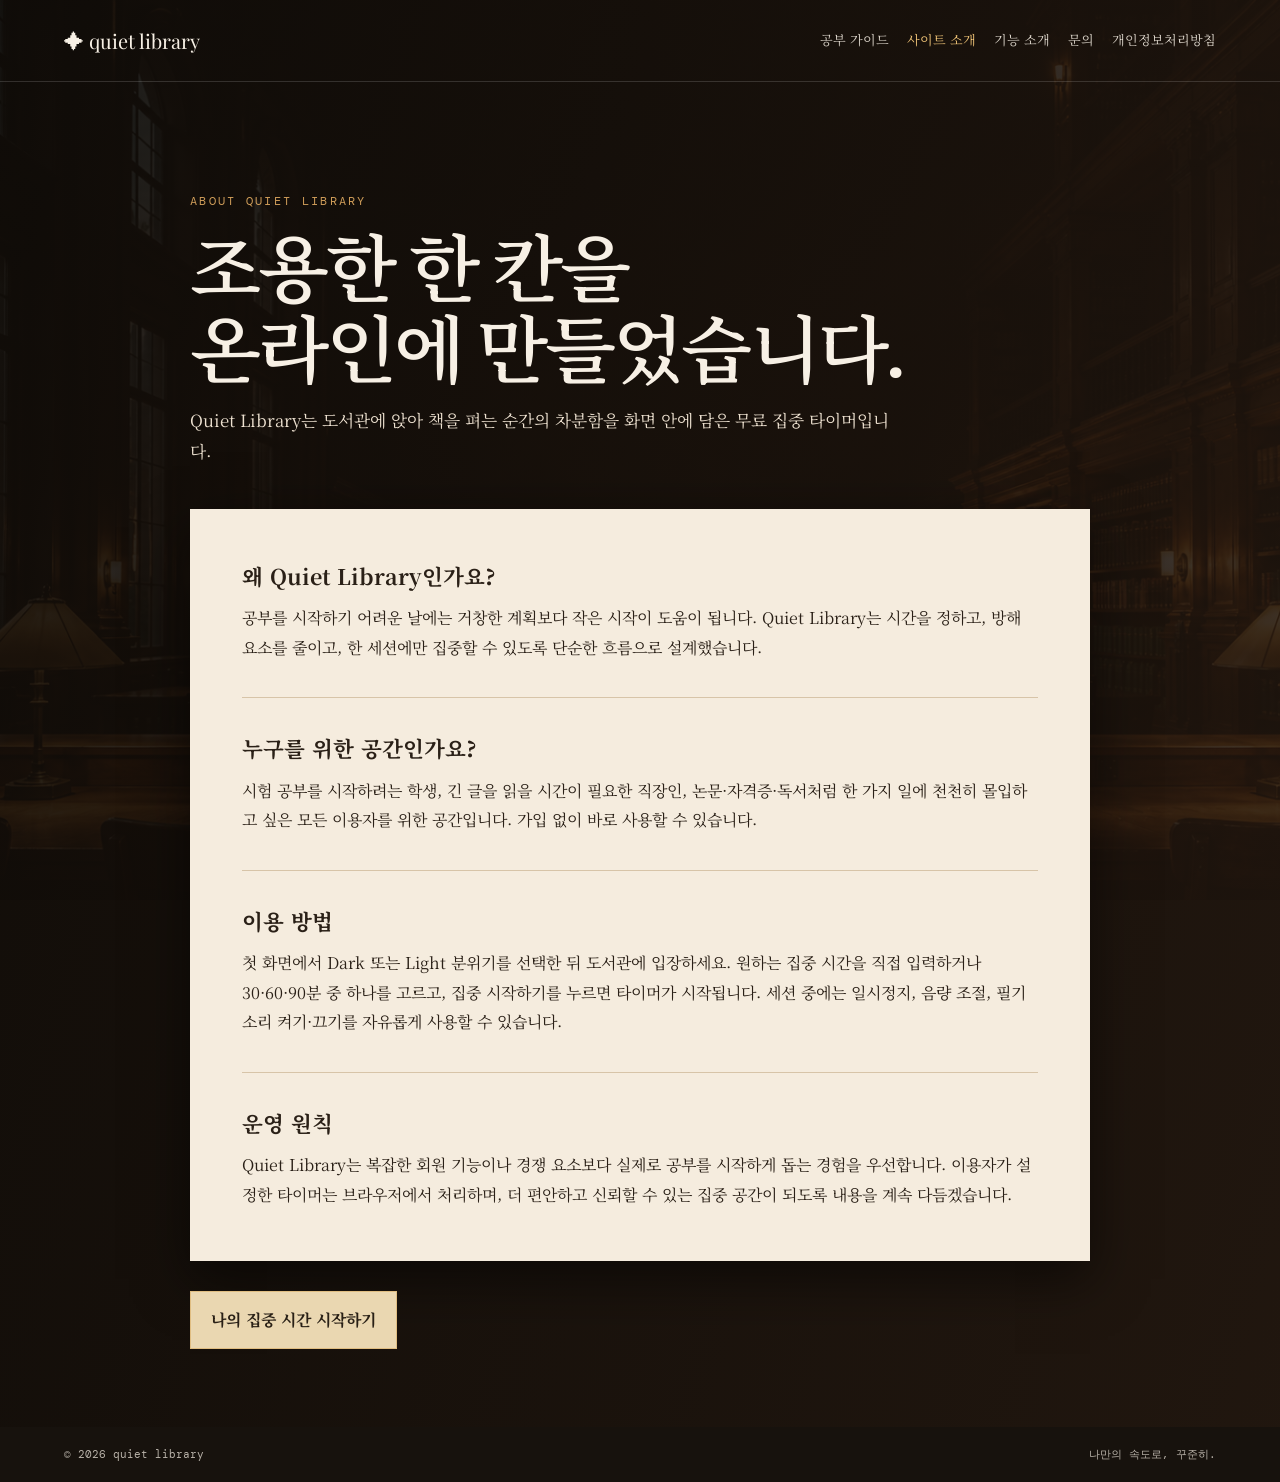
<file: about.html>
<!doctype html>
<html lang="ko">
<head>
  <meta charset="utf-8"><meta name="viewport" content="width=device-width,initial-scale=1">
  <meta name="description" content="Quiet Library는 도서관의 차분한 분위기에서 공부와 독서에 몰입하도록 돕는 무료 집중 타이머입니다.">
  <title>사이트 소개 | Quiet Library</title><link rel="stylesheet" href="./info.css">
</head>
<body><main class="page">
  <header class="topbar"><a class="wordmark" href="./index.html">✦ quiet library</a><nav><a href="./guides.html">공부 가이드</a><a href="./about.html" aria-current="page">사이트 소개</a><a href="./features.html">기능 소개</a><a href="./contact.html">문의</a><a href="./privacy.html">개인정보처리방침</a></nav></header>
  <article class="wrap"><p class="eyebrow">ABOUT QUIET LIBRARY</p><h1>조용한 한 칸을<br>온라인에 만들었습니다.</h1><p class="lead">Quiet Library는 도서관에 앉아 책을 펴는 순간의 차분함을 화면 안에 담은 무료 집중 타이머입니다.</p>
  <div class="card">
    <section><h2>왜 Quiet Library인가요?</h2><p>공부를 시작하기 어려운 날에는 거창한 계획보다 작은 시작이 도움이 됩니다. Quiet Library는 시간을 정하고, 방해 요소를 줄이고, 한 세션에만 집중할 수 있도록 단순한 흐름으로 설계했습니다.</p></section>
    <section><h2>누구를 위한 공간인가요?</h2><p>시험 공부를 시작하려는 학생, 긴 글을 읽을 시간이 필요한 직장인, 논문·자격증·독서처럼 한 가지 일에 천천히 몰입하고 싶은 모든 이용자를 위한 공간입니다. 가입 없이 바로 사용할 수 있습니다.</p></section>
    <section><h2>이용 방법</h2><p>첫 화면에서 Dark 또는 Light 분위기를 선택한 뒤 도서관에 입장하세요. 원하는 집중 시간을 직접 입력하거나 30·60·90분 중 하나를 고르고, 집중 시작하기를 누르면 타이머가 시작됩니다. 세션 중에는 일시정지, 음량 조절, 필기소리 켜기·끄기를 자유롭게 사용할 수 있습니다.</p></section>
    <section><h2>운영 원칙</h2><p>Quiet Library는 복잡한 회원 기능이나 경쟁 요소보다 실제로 공부를 시작하게 돕는 경험을 우선합니다. 이용자가 설정한 타이머는 브라우저에서 처리하며, 더 편안하고 신뢰할 수 있는 집중 공간이 되도록 내용을 계속 다듬겠습니다.</p></section>
  </div><a class="cta" href="./index.html">나의 집중 시간 시작하기</a></article>
</main><footer><span>© 2026 quiet library</span><span>나만의 속도로, 꾸준히.</span></footer><script src="./info-actions.js?v=2"></script></body></html>
</file>
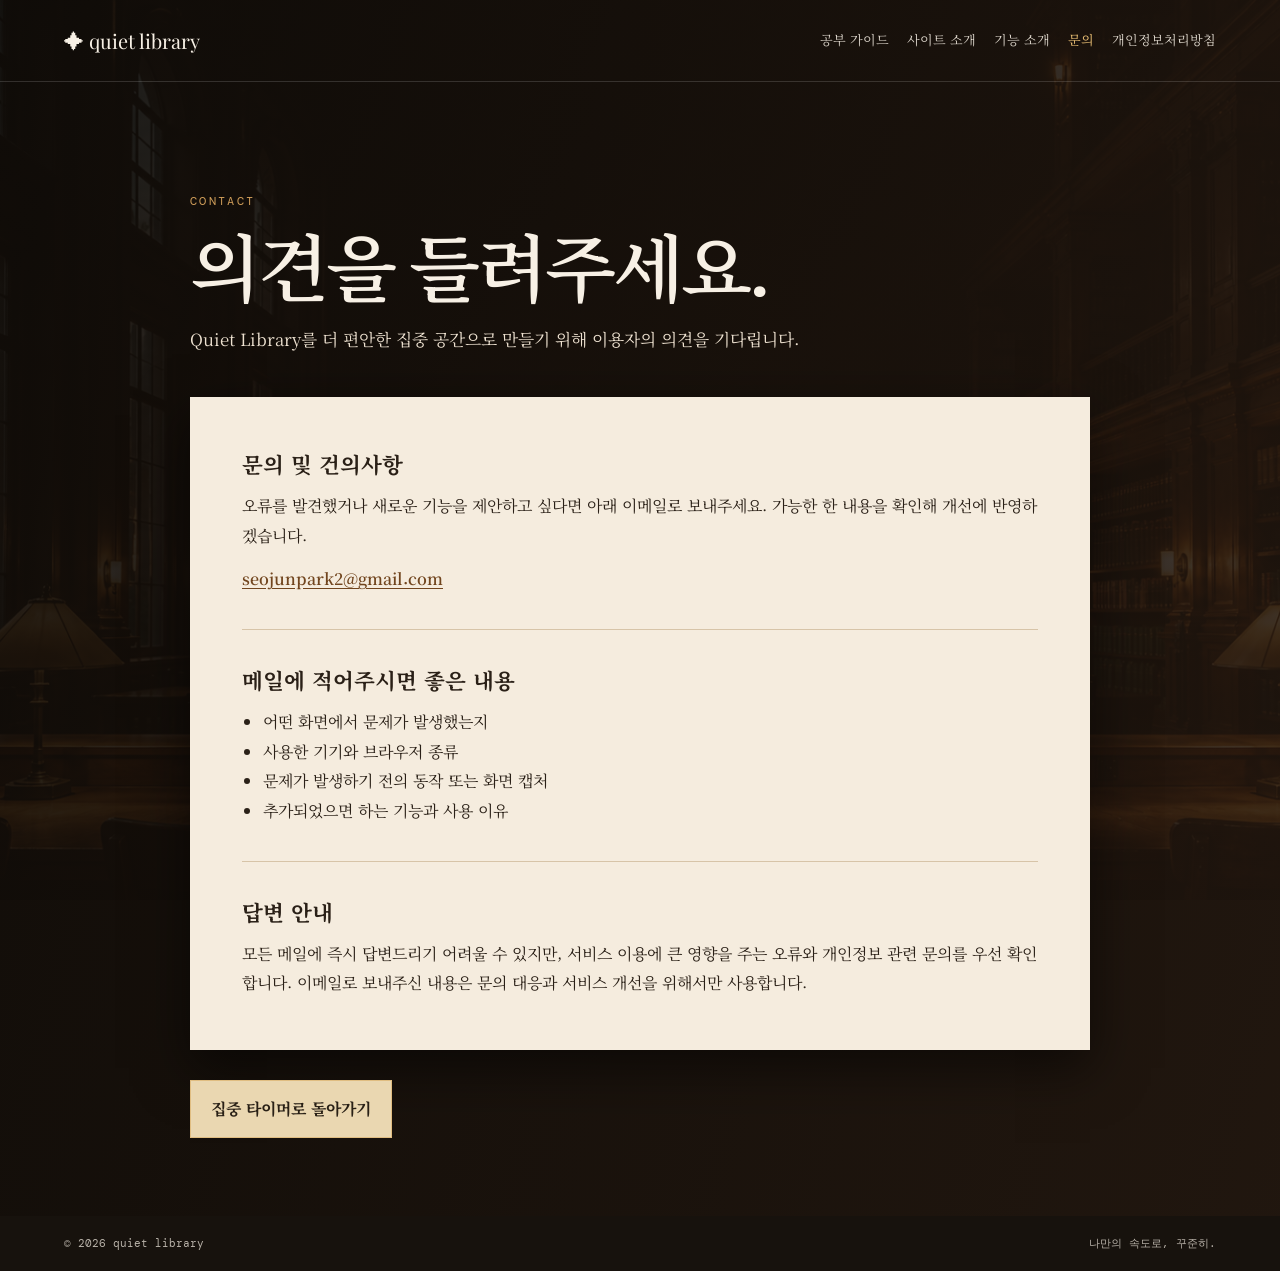
<file: contact.html>
<!doctype html>
<html lang="ko">
<head>
  <meta charset="utf-8"><meta name="viewport" content="width=device-width,initial-scale=1">
  <meta name="description" content="Quiet Library 문의 및 건의사항 안내">
  <title>문의 | Quiet Library</title><link rel="stylesheet" href="./info.css">
</head>
<body><main class="page">
  <header class="topbar"><a class="wordmark" href="./index.html">✦ quiet library</a><nav><a href="./guides.html">공부 가이드</a><a href="./about.html">사이트 소개</a><a href="./features.html">기능 소개</a><a href="./contact.html" aria-current="page">문의</a><a href="./privacy.html">개인정보처리방침</a></nav></header>
  <article class="wrap"><p class="eyebrow">CONTACT</p><h1>의견을 들려주세요.</h1><p class="lead">Quiet Library를 더 편안한 집중 공간으로 만들기 위해 이용자의 의견을 기다립니다.</p>
  <div class="card">
    <section><h2>문의 및 건의사항</h2><p>오류를 발견했거나 새로운 기능을 제안하고 싶다면 아래 이메일로 보내주세요. 가능한 한 내용을 확인해 개선에 반영하겠습니다.</p><p style="margin-top:14px"><a href="mailto:seojunpark2@gmail.com">seojunpark2@gmail.com</a></p></section>
    <section><h2>메일에 적어주시면 좋은 내용</h2><ul><li>어떤 화면에서 문제가 발생했는지</li><li>사용한 기기와 브라우저 종류</li><li>문제가 발생하기 전의 동작 또는 화면 캡처</li><li>추가되었으면 하는 기능과 사용 이유</li></ul></section>
    <section><h2>답변 안내</h2><p>모든 메일에 즉시 답변드리기 어려울 수 있지만, 서비스 이용에 큰 영향을 주는 오류와 개인정보 관련 문의를 우선 확인합니다. 이메일로 보내주신 내용은 문의 대응과 서비스 개선을 위해서만 사용합니다.</p></section>
  </div><a class="cta" href="./index.html">집중 타이머로 돌아가기</a></article>
</main><footer><span>© 2026 quiet library</span><span>나만의 속도로, 꾸준히.</span></footer><script src="./info-actions.js?v=2"></script></body></html>
</file>
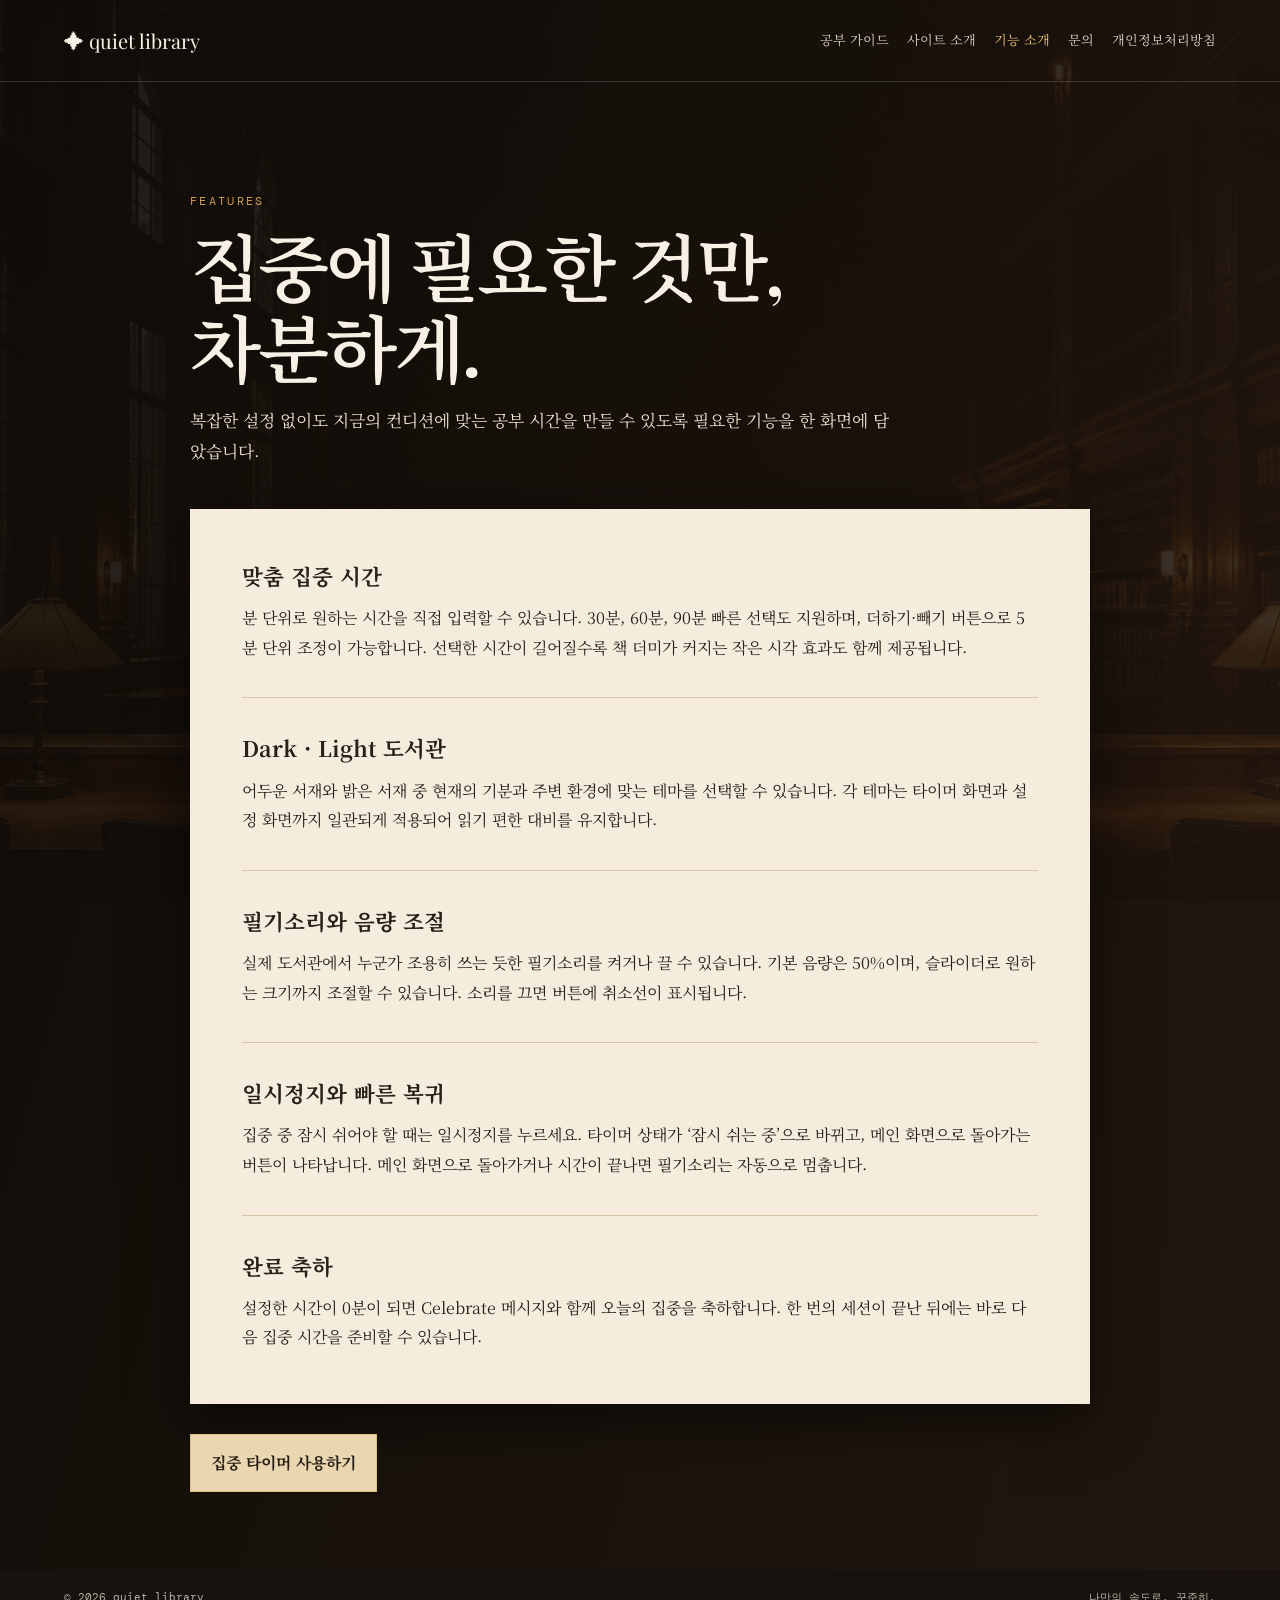
<file: features.html>
<!doctype html>
<html lang="ko">
<head>
  <meta charset="utf-8"><meta name="viewport" content="width=device-width,initial-scale=1">
  <meta name="description" content="Quiet Library 집중 타이머의 시간 설정, 테마, 필기소리, 일시정지, 완료 축하 기능을 소개합니다.">
  <title>기능 소개 | Quiet Library</title><link rel="stylesheet" href="./info.css">
</head>
<body><main class="page">
  <header class="topbar"><a class="wordmark" href="./index.html">✦ quiet library</a><nav><a href="./guides.html">공부 가이드</a><a href="./about.html">사이트 소개</a><a href="./features.html" aria-current="page">기능 소개</a><a href="./contact.html">문의</a><a href="./privacy.html">개인정보처리방침</a></nav></header>
  <article class="wrap"><p class="eyebrow">FEATURES</p><h1>집중에 필요한 것만,<br>차분하게.</h1><p class="lead">복잡한 설정 없이도 지금의 컨디션에 맞는 공부 시간을 만들 수 있도록 필요한 기능을 한 화면에 담았습니다.</p>
  <div class="card">
    <section><h2>맞춤 집중 시간</h2><p>분 단위로 원하는 시간을 직접 입력할 수 있습니다. 30분, 60분, 90분 빠른 선택도 지원하며, 더하기·빼기 버튼으로 5분 단위 조정이 가능합니다. 선택한 시간이 길어질수록 책 더미가 커지는 작은 시각 효과도 함께 제공됩니다.</p></section>
    <section><h2>Dark · Light 도서관</h2><p>어두운 서재와 밝은 서재 중 현재의 기분과 주변 환경에 맞는 테마를 선택할 수 있습니다. 각 테마는 타이머 화면과 설정 화면까지 일관되게 적용되어 읽기 편한 대비를 유지합니다.</p></section>
    <section><h2>필기소리와 음량 조절</h2><p>실제 도서관에서 누군가 조용히 쓰는 듯한 필기소리를 켜거나 끌 수 있습니다. 기본 음량은 50%이며, 슬라이더로 원하는 크기까지 조절할 수 있습니다. 소리를 끄면 버튼에 취소선이 표시됩니다.</p></section>
    <section><h2>일시정지와 빠른 복귀</h2><p>집중 중 잠시 쉬어야 할 때는 일시정지를 누르세요. 타이머 상태가 ‘잠시 쉬는 중’으로 바뀌고, 메인 화면으로 돌아가는 버튼이 나타납니다. 메인 화면으로 돌아가거나 시간이 끝나면 필기소리는 자동으로 멈춥니다.</p></section>
    <section><h2>완료 축하</h2><p>설정한 시간이 0분이 되면 Celebrate 메시지와 함께 오늘의 집중을 축하합니다. 한 번의 세션이 끝난 뒤에는 바로 다음 집중 시간을 준비할 수 있습니다.</p></section>
  </div><a class="cta" href="./index.html">집중 타이머 사용하기</a></article>
</main><footer><span>© 2026 quiet library</span><span>나만의 속도로, 꾸준히.</span></footer><script src="./info-actions.js?v=2"></script></body></html>
</file>
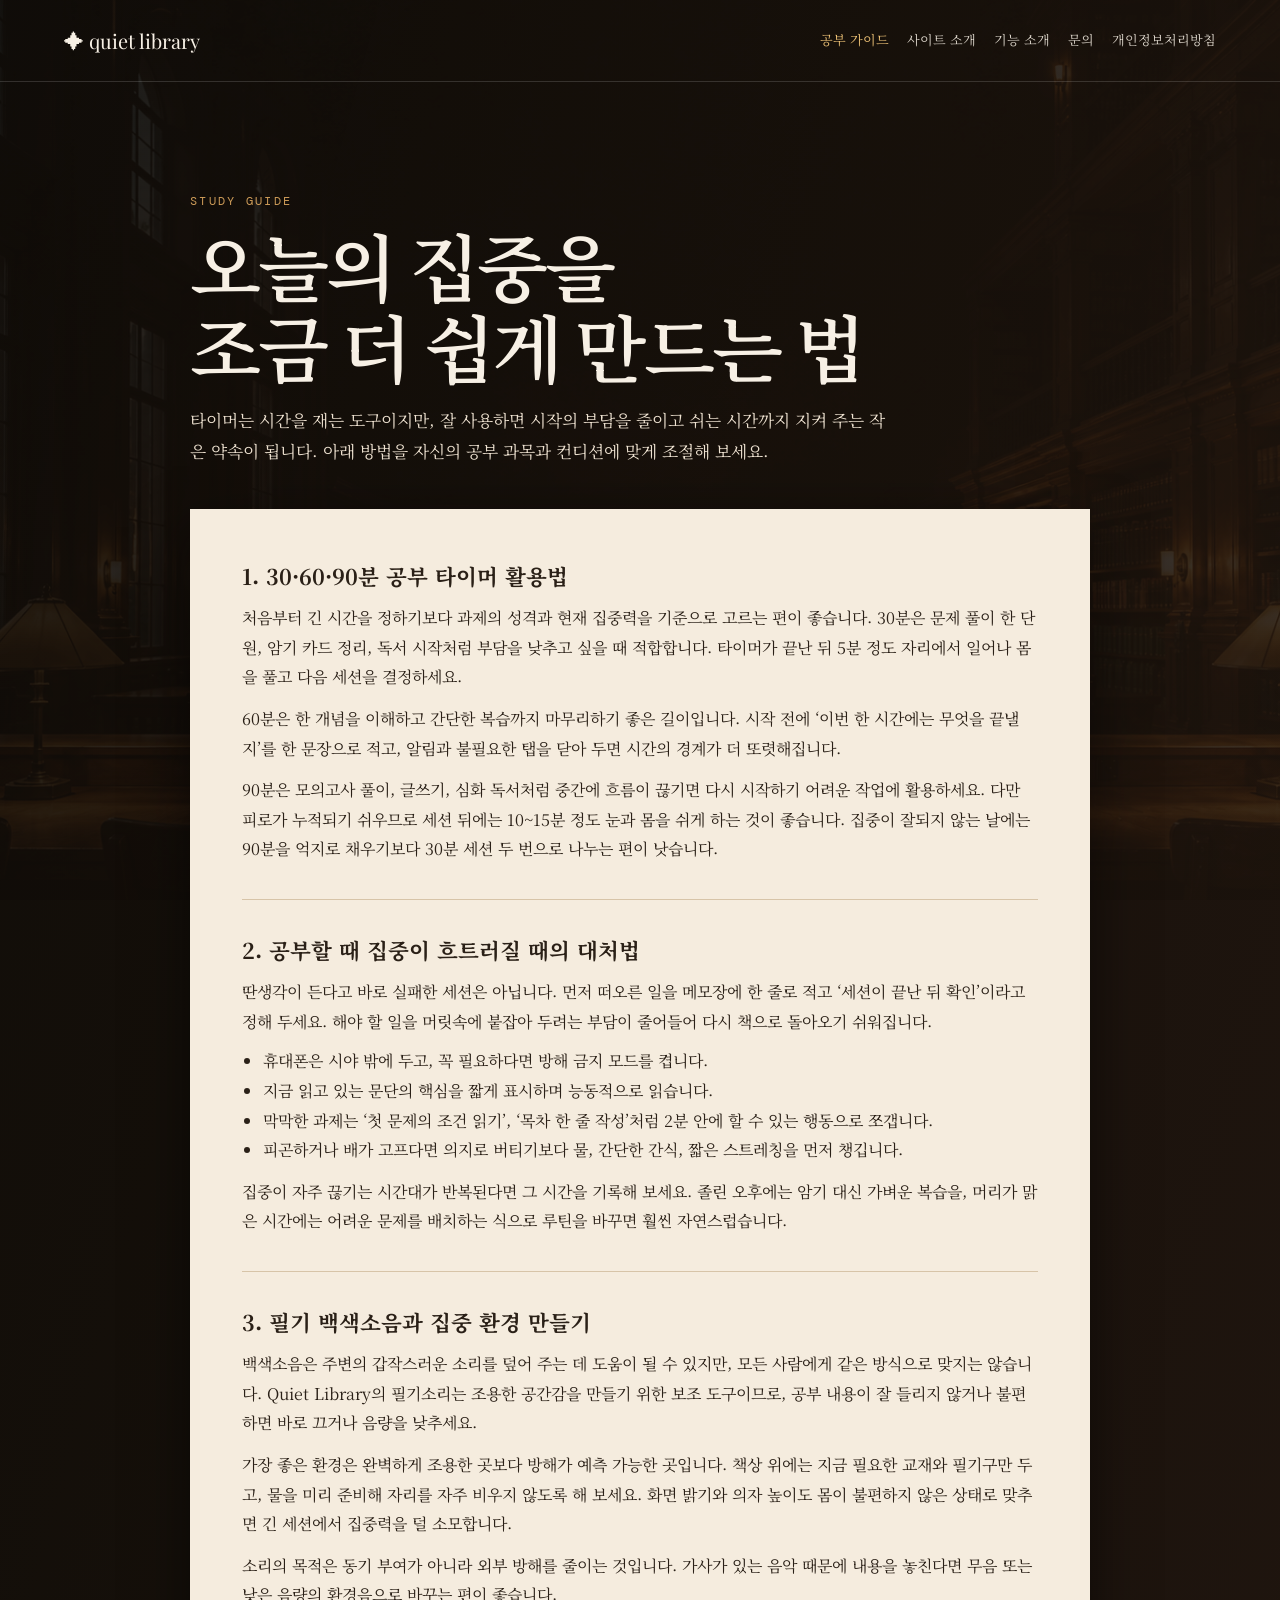
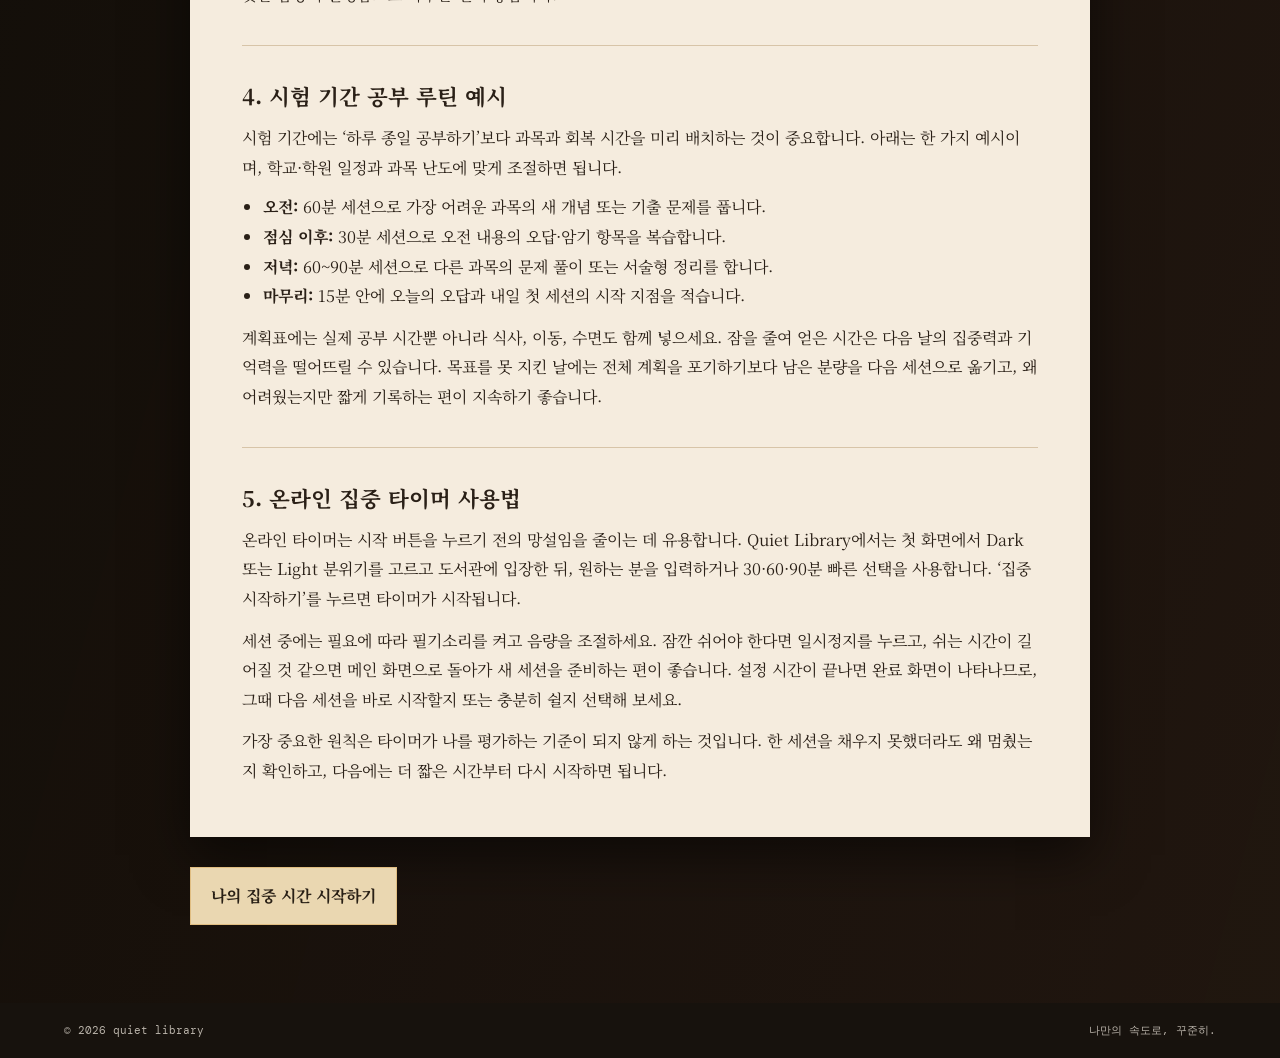
<file: guides.html>
<!doctype html>
<html lang="ko">
<head>
  <meta charset="utf-8"><meta name="viewport" content="width=device-width,initial-scale=1">
  <meta name="description" content="30·60·90분 공부 타이머 활용법, 집중이 흐트러질 때의 대처법, 필기 백색소음, 시험 기간 공부 루틴, 온라인 집중 타이머 사용법을 안내합니다.">
  <meta name="keywords" content="공부 타이머 활용법, 집중력 높이는 방법, 필기 백색소음, 시험 기간 공부 루틴, 온라인 집중 타이머">
  <title>공부 가이드 | Quiet Library</title><link rel="stylesheet" href="./info.css">
</head>
<body><main class="page">
  <header class="topbar"><a class="wordmark" href="./index.html">✦ quiet library</a><nav><a href="./guides.html" aria-current="page">공부 가이드</a><a href="./about.html">사이트 소개</a><a href="./features.html">기능 소개</a><a href="./contact.html">문의</a><a href="./privacy.html">개인정보처리방침</a></nav></header>
  <article class="wrap"><p class="eyebrow">STUDY GUIDE</p><h1>오늘의 집중을<br>조금 더 쉽게 만드는 법</h1><p class="lead">타이머는 시간을 재는 도구이지만, 잘 사용하면 시작의 부담을 줄이고 쉬는 시간까지 지켜 주는 작은 약속이 됩니다. 아래 방법을 자신의 공부 과목과 컨디션에 맞게 조절해 보세요.</p>
  <div class="card">
    <section id="timer"><h2>1. 30·60·90분 공부 타이머 활용법</h2><p>처음부터 긴 시간을 정하기보다 과제의 성격과 현재 집중력을 기준으로 고르는 편이 좋습니다. 30분은 문제 풀이 한 단원, 암기 카드 정리, 독서 시작처럼 부담을 낮추고 싶을 때 적합합니다. 타이머가 끝난 뒤 5분 정도 자리에서 일어나 몸을 풀고 다음 세션을 결정하세요.</p><p style="margin-top:12px">60분은 한 개념을 이해하고 간단한 복습까지 마무리하기 좋은 길이입니다. 시작 전에 ‘이번 한 시간에는 무엇을 끝낼지’를 한 문장으로 적고, 알림과 불필요한 탭을 닫아 두면 시간의 경계가 더 또렷해집니다.</p><p style="margin-top:12px">90분은 모의고사 풀이, 글쓰기, 심화 독서처럼 중간에 흐름이 끊기면 다시 시작하기 어려운 작업에 활용하세요. 다만 피로가 누적되기 쉬우므로 세션 뒤에는 10~15분 정도 눈과 몸을 쉬게 하는 것이 좋습니다. 집중이 잘되지 않는 날에는 90분을 억지로 채우기보다 30분 세션 두 번으로 나누는 편이 낫습니다.</p></section>
    <section id="distraction"><h2>2. 공부할 때 집중이 흐트러질 때의 대처법</h2><p>딴생각이 든다고 바로 실패한 세션은 아닙니다. 먼저 떠오른 일을 메모장에 한 줄로 적고 ‘세션이 끝난 뒤 확인’이라고 정해 두세요. 해야 할 일을 머릿속에 붙잡아 두려는 부담이 줄어들어 다시 책으로 돌아오기 쉬워집니다.</p><ul><li>휴대폰은 시야 밖에 두고, 꼭 필요하다면 방해 금지 모드를 켭니다.</li><li>지금 읽고 있는 문단의 핵심을 짧게 표시하며 능동적으로 읽습니다.</li><li>막막한 과제는 ‘첫 문제의 조건 읽기’, ‘목차 한 줄 작성’처럼 2분 안에 할 수 있는 행동으로 쪼갭니다.</li><li>피곤하거나 배가 고프다면 의지로 버티기보다 물, 간단한 간식, 짧은 스트레칭을 먼저 챙깁니다.</li></ul><p style="margin-top:12px">집중이 자주 끊기는 시간대가 반복된다면 그 시간을 기록해 보세요. 졸린 오후에는 암기 대신 가벼운 복습을, 머리가 맑은 시간에는 어려운 문제를 배치하는 식으로 루틴을 바꾸면 훨씬 자연스럽습니다.</p></section>
    <section id="sound"><h2>3. 필기 백색소음과 집중 환경 만들기</h2><p>백색소음은 주변의 갑작스러운 소리를 덮어 주는 데 도움이 될 수 있지만, 모든 사람에게 같은 방식으로 맞지는 않습니다. Quiet Library의 필기소리는 조용한 공간감을 만들기 위한 보조 도구이므로, 공부 내용이 잘 들리지 않거나 불편하면 바로 끄거나 음량을 낮추세요.</p><p style="margin-top:12px">가장 좋은 환경은 완벽하게 조용한 곳보다 방해가 예측 가능한 곳입니다. 책상 위에는 지금 필요한 교재와 필기구만 두고, 물을 미리 준비해 자리를 자주 비우지 않도록 해 보세요. 화면 밝기와 의자 높이도 몸이 불편하지 않은 상태로 맞추면 긴 세션에서 집중력을 덜 소모합니다.</p><p style="margin-top:12px">소리의 목적은 동기 부여가 아니라 외부 방해를 줄이는 것입니다. 가사가 있는 음악 때문에 내용을 놓친다면 무음 또는 낮은 음량의 환경음으로 바꾸는 편이 좋습니다.</p></section>
    <section id="exam"><h2>4. 시험 기간 공부 루틴 예시</h2><p>시험 기간에는 ‘하루 종일 공부하기’보다 과목과 회복 시간을 미리 배치하는 것이 중요합니다. 아래는 한 가지 예시이며, 학교·학원 일정과 과목 난도에 맞게 조절하면 됩니다.</p><ul><li><strong>오전:</strong> 60분 세션으로 가장 어려운 과목의 새 개념 또는 기출 문제를 풉니다.</li><li><strong>점심 이후:</strong> 30분 세션으로 오전 내용의 오답·암기 항목을 복습합니다.</li><li><strong>저녁:</strong> 60~90분 세션으로 다른 과목의 문제 풀이 또는 서술형 정리를 합니다.</li><li><strong>마무리:</strong> 15분 안에 오늘의 오답과 내일 첫 세션의 시작 지점을 적습니다.</li></ul><p style="margin-top:12px">계획표에는 실제 공부 시간뿐 아니라 식사, 이동, 수면도 함께 넣으세요. 잠을 줄여 얻은 시간은 다음 날의 집중력과 기억력을 떨어뜨릴 수 있습니다. 목표를 못 지킨 날에는 전체 계획을 포기하기보다 남은 분량을 다음 세션으로 옮기고, 왜 어려웠는지만 짧게 기록하는 편이 지속하기 좋습니다.</p></section>
    <section id="online-timer"><h2>5. 온라인 집중 타이머 사용법</h2><p>온라인 타이머는 시작 버튼을 누르기 전의 망설임을 줄이는 데 유용합니다. Quiet Library에서는 첫 화면에서 Dark 또는 Light 분위기를 고르고 도서관에 입장한 뒤, 원하는 분을 입력하거나 30·60·90분 빠른 선택을 사용합니다. ‘집중 시작하기’를 누르면 타이머가 시작됩니다.</p><p style="margin-top:12px">세션 중에는 필요에 따라 필기소리를 켜고 음량을 조절하세요. 잠깐 쉬어야 한다면 일시정지를 누르고, 쉬는 시간이 길어질 것 같으면 메인 화면으로 돌아가 새 세션을 준비하는 편이 좋습니다. 설정 시간이 끝나면 완료 화면이 나타나므로, 그때 다음 세션을 바로 시작할지 또는 충분히 쉴지 선택해 보세요.</p><p style="margin-top:12px">가장 중요한 원칙은 타이머가 나를 평가하는 기준이 되지 않게 하는 것입니다. 한 세션을 채우지 못했더라도 왜 멈췄는지 확인하고, 다음에는 더 짧은 시간부터 다시 시작하면 됩니다.</p></section>
  </div><a class="cta" href="./index.html">나의 집중 시간 시작하기</a></article>
</main><footer><span>© 2026 quiet library</span><span>나만의 속도로, 꾸준히.</span></footer><script src="./info-actions.js?v=2"></script></body></html>
</file>
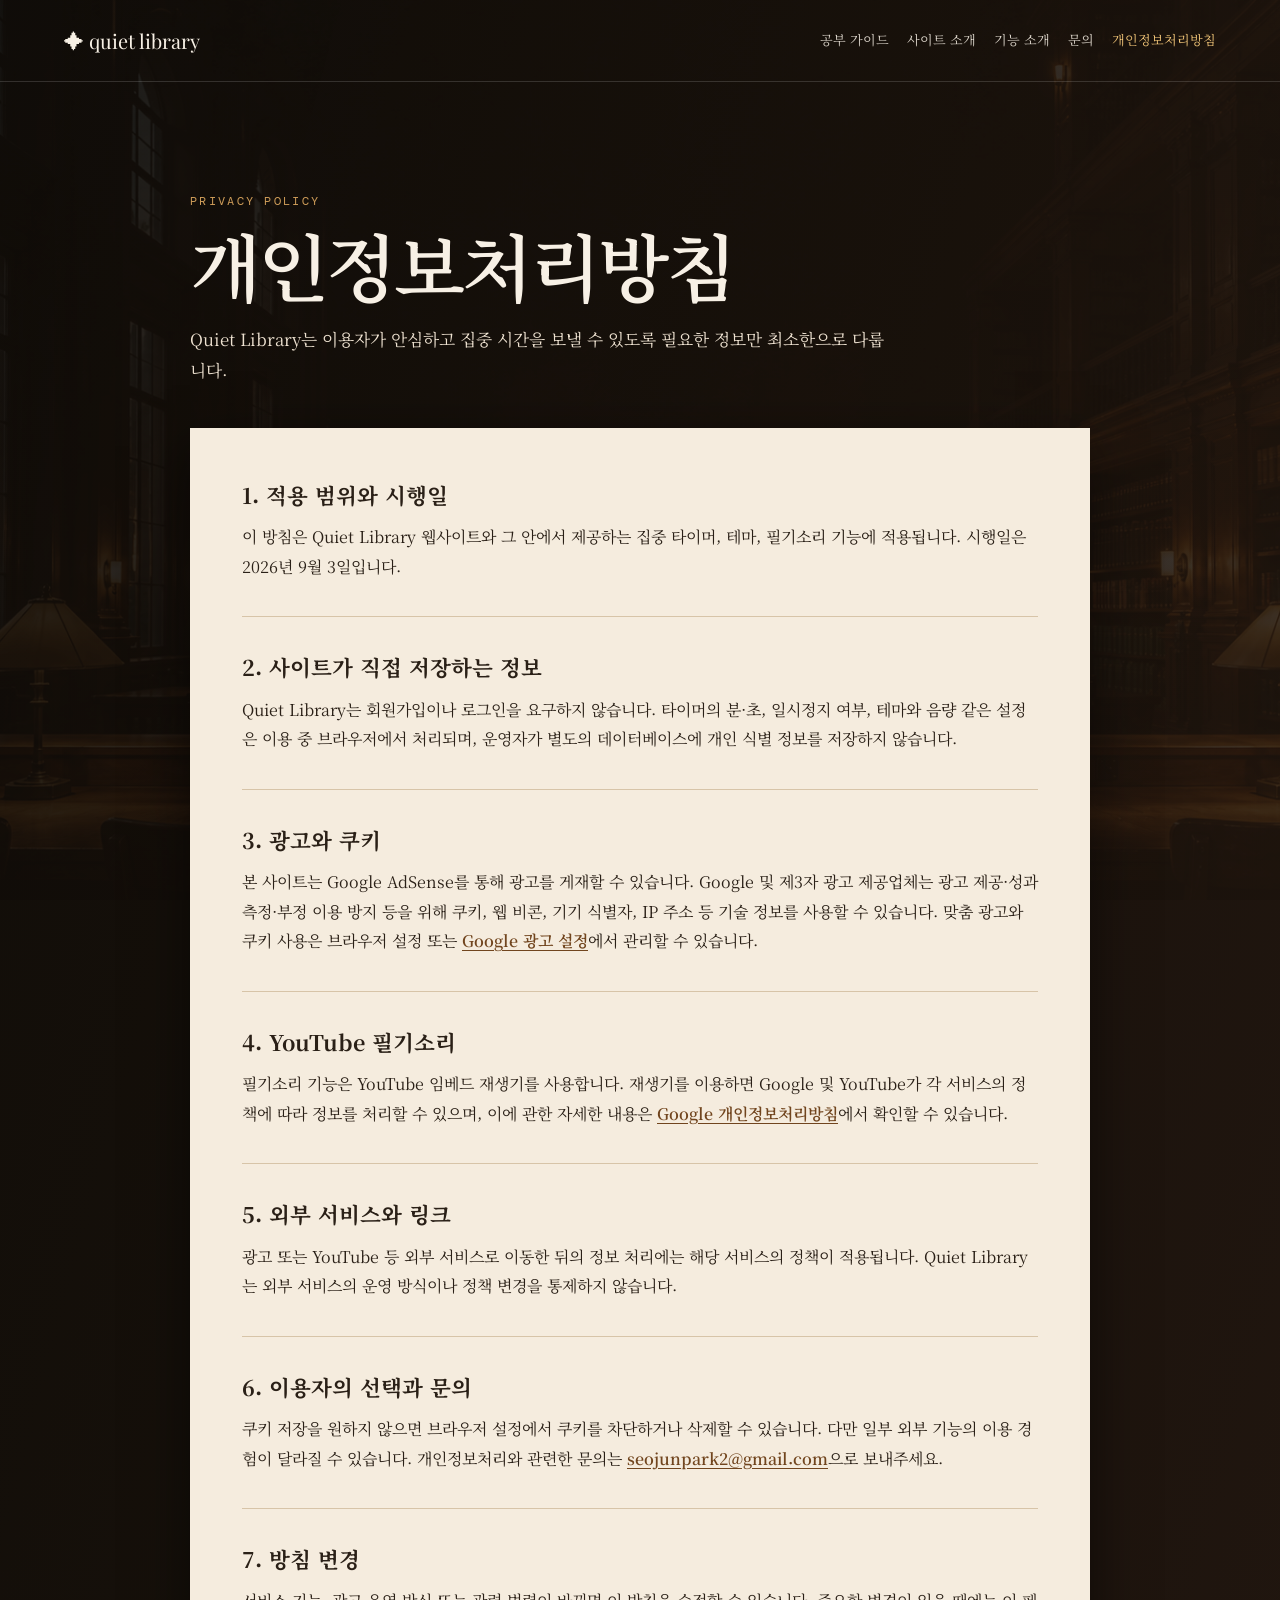
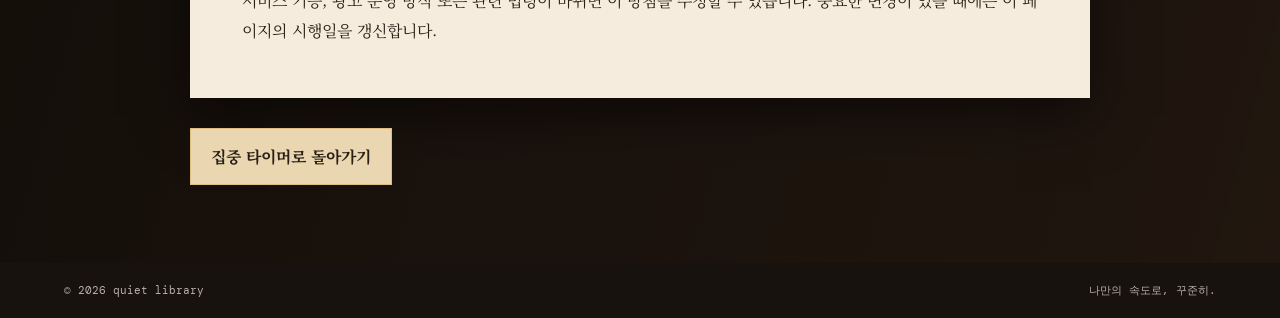
<file: privacy.html>
<!doctype html>
<html lang="ko">
<head>
  <meta charset="utf-8"><meta name="viewport" content="width=device-width,initial-scale=1">
  <meta name="description" content="Quiet Library 개인정보처리방침">
  <title>개인정보처리방침 | Quiet Library</title><link rel="stylesheet" href="./info.css">
</head>
<body><main class="page">
  <header class="topbar"><a class="wordmark" href="./index.html">✦ quiet library</a><nav><a href="./guides.html">공부 가이드</a><a href="./about.html">사이트 소개</a><a href="./features.html">기능 소개</a><a href="./contact.html">문의</a><a href="./privacy.html" aria-current="page">개인정보처리방침</a></nav></header>
  <article class="wrap"><p class="eyebrow">PRIVACY POLICY</p><h1>개인정보처리방침</h1><p class="lead">Quiet Library는 이용자가 안심하고 집중 시간을 보낼 수 있도록 필요한 정보만 최소한으로 다룹니다.</p>
  <div class="card">
    <section><h2>1. 적용 범위와 시행일</h2><p>이 방침은 Quiet Library 웹사이트와 그 안에서 제공하는 집중 타이머, 테마, 필기소리 기능에 적용됩니다. 시행일은 2026년 9월 3일입니다.</p></section>
    <section><h2>2. 사이트가 직접 저장하는 정보</h2><p>Quiet Library는 회원가입이나 로그인을 요구하지 않습니다. 타이머의 분·초, 일시정지 여부, 테마와 음량 같은 설정은 이용 중 브라우저에서 처리되며, 운영자가 별도의 데이터베이스에 개인 식별 정보를 저장하지 않습니다.</p></section>
    <section><h2>3. 광고와 쿠키</h2><p>본 사이트는 Google AdSense를 통해 광고를 게재할 수 있습니다. Google 및 제3자 광고 제공업체는 광고 제공·성과 측정·부정 이용 방지 등을 위해 쿠키, 웹 비콘, 기기 식별자, IP 주소 등 기술 정보를 사용할 수 있습니다. 맞춤 광고와 쿠키 사용은 브라우저 설정 또는 <a href="https://adssettings.google.com/" target="_blank" rel="noopener noreferrer">Google 광고 설정</a>에서 관리할 수 있습니다.</p></section>
    <section><h2>4. YouTube 필기소리</h2><p>필기소리 기능은 YouTube 임베드 재생기를 사용합니다. 재생기를 이용하면 Google 및 YouTube가 각 서비스의 정책에 따라 정보를 처리할 수 있으며, 이에 관한 자세한 내용은 <a href="https://policies.google.com/privacy" target="_blank" rel="noopener noreferrer">Google 개인정보처리방침</a>에서 확인할 수 있습니다.</p></section>
    <section><h2>5. 외부 서비스와 링크</h2><p>광고 또는 YouTube 등 외부 서비스로 이동한 뒤의 정보 처리에는 해당 서비스의 정책이 적용됩니다. Quiet Library는 외부 서비스의 운영 방식이나 정책 변경을 통제하지 않습니다.</p></section>
    <section><h2>6. 이용자의 선택과 문의</h2><p>쿠키 저장을 원하지 않으면 브라우저 설정에서 쿠키를 차단하거나 삭제할 수 있습니다. 다만 일부 외부 기능의 이용 경험이 달라질 수 있습니다. 개인정보처리와 관련한 문의는 <a href="mailto:seojunpark2@gmail.com">seojunpark2@gmail.com</a>으로 보내주세요.</p></section>
    <section><h2>7. 방침 변경</h2><p>서비스 기능, 광고 운영 방식 또는 관련 법령이 바뀌면 이 방침을 수정할 수 있습니다. 중요한 변경이 있을 때에는 이 페이지의 시행일을 갱신합니다.</p></section>
  </div><a class="cta" href="./index.html">집중 타이머로 돌아가기</a></article>
</main><footer><span>© 2026 quiet library</span><span>나만의 속도로, 꾸준히.</span></footer><script src="./info-actions.js?v=2"></script></body></html>
</file>
<file: info.css>
@import url('https://fonts.googleapis.com/css2?family=DM+Mono&family=Noto+Serif+KR:wght@400;500;600;700&family=Playfair+Display:wght@600;700&display=swap');
:root{--ink:#f7f0e5;--gold:#cf9d59;--deep:#17120d;--paper:#f5ecde;--text:#2a2017;--serif:'Noto Serif KR',serif}*{box-sizing:border-box}body{margin:0;background:var(--deep);color:var(--ink);font-family:var(--serif);line-height:1.85}.page{min-height:100svh;background:linear-gradient(105deg,#100c08e8,#22170fdb),url('./images/library-study-hall.png') center/cover fixed}.topbar{min-height:82px;display:flex;align-items:center;justify-content:space-between;gap:22px;padding:18px clamp(22px,5vw,76px);border-bottom:1px solid #ffffff25}.wordmark{color:var(--ink);font:1.25rem 'Playfair Display',serif;text-decoration:none;white-space:nowrap}.topbar nav{display:flex;flex-wrap:wrap;justify-content:flex-end;gap:10px 18px}.topbar nav a{color:var(--ink);font-size:.82rem;text-decoration:none;opacity:.88}.topbar nav a:hover,.topbar nav a[aria-current=page]{color:#f0c477;opacity:1}.wrap{width:min(900px,calc(100% - 40px));margin:0 auto;padding:clamp(58px,10vw,112px) 0 78px}.eyebrow{font:.72rem 'DM Mono',monospace;letter-spacing:.2em;color:var(--gold);margin:0 0 16px}.wrap>h1{font:600 clamp(2.6rem,6vw,4.6rem)/1.1 'Playfair Display',var(--serif);letter-spacing:-.04em;margin:0 0 18px}.lead{max-width:700px;margin:0 0 42px;color:#eee2d1;font-size:1.05rem}.card{background:var(--paper);color:var(--text);padding:clamp(26px,5vw,52px);box-shadow:0 18px 50px #0008}.card section+section{margin-top:35px;padding-top:35px;border-top:1px solid #d7c4a8}.card h2{font-size:1.35rem;line-height:1.4;margin:0 0 12px}.card p{margin:0}.card ul{margin:10px 0 0;padding-left:1.3em}.card a{color:#71451e;text-underline-offset:3px;font-weight:600}.notice{margin-top:28px;color:#e8d9c5;font-size:.9rem}.cta{display:inline-block;margin-top:30px;border:1px solid #e0bd81;background:#ead7b1;color:#292016;padding:13px 20px;font-weight:700;text-decoration:none}footer{padding:20px clamp(22px,5vw,76px);font:.7rem 'DM Mono',monospace;opacity:.72;display:flex;justify-content:space-between;gap:20px}@media(max-width:650px){.topbar{align-items:flex-start;flex-direction:column}.topbar nav{justify-content:flex-start;gap:8px 14px}.wrap{width:min(100% - 32px,900px);padding-top:60px}.card{padding:25px}.page{background-position:35% center}footer{flex-direction:column;gap:5px}}
</file>
